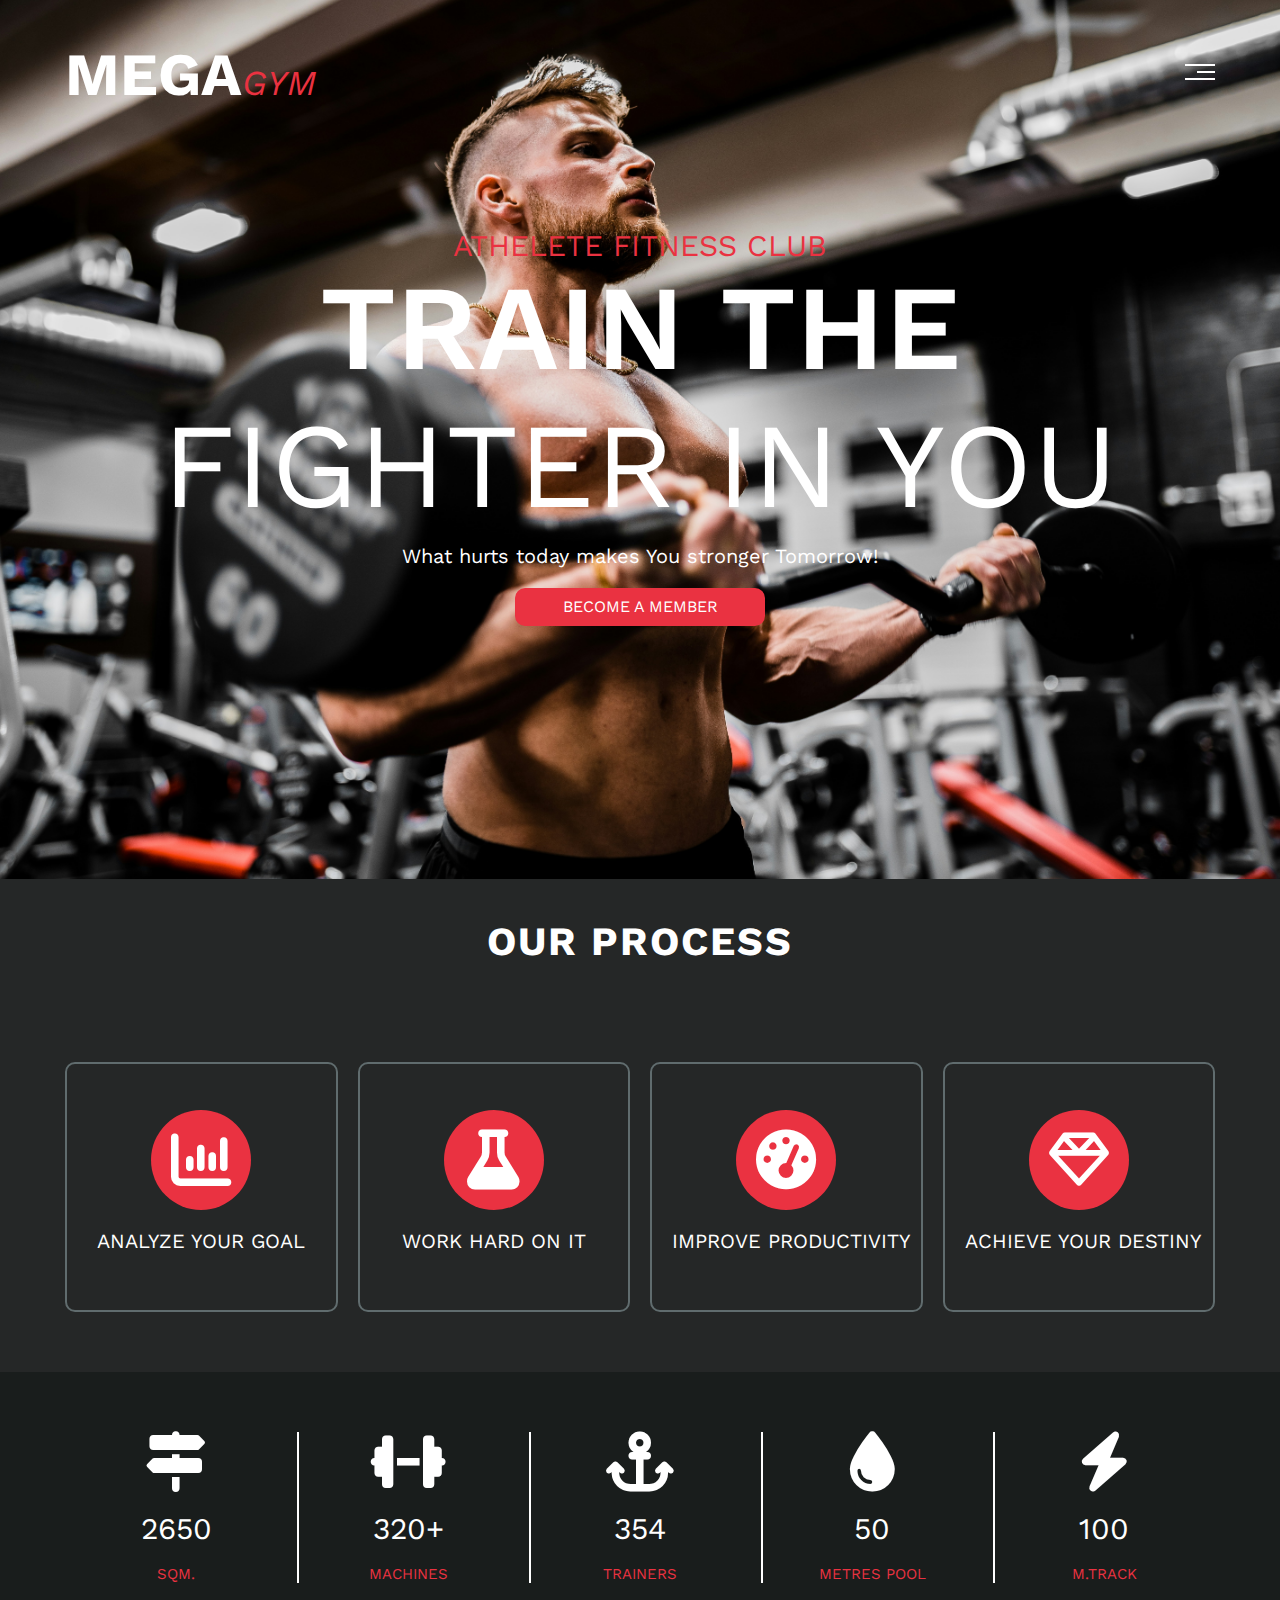
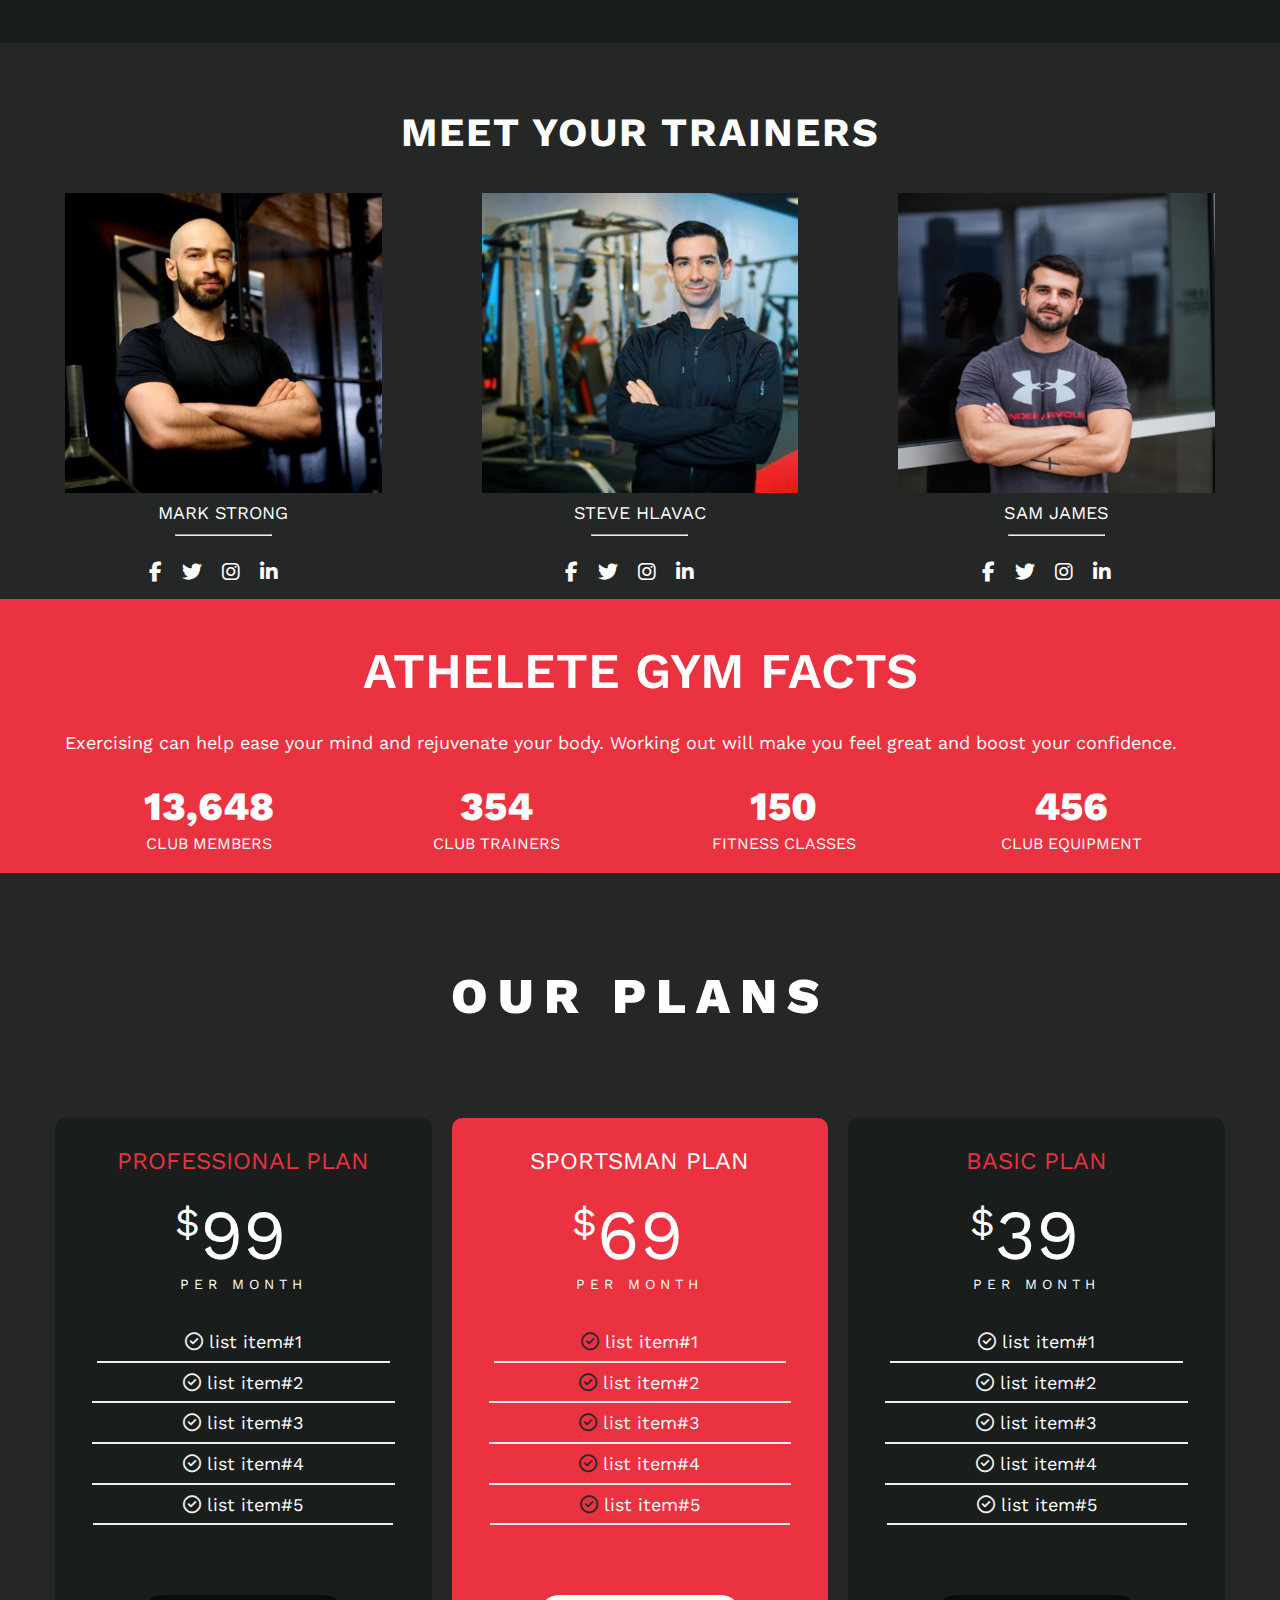
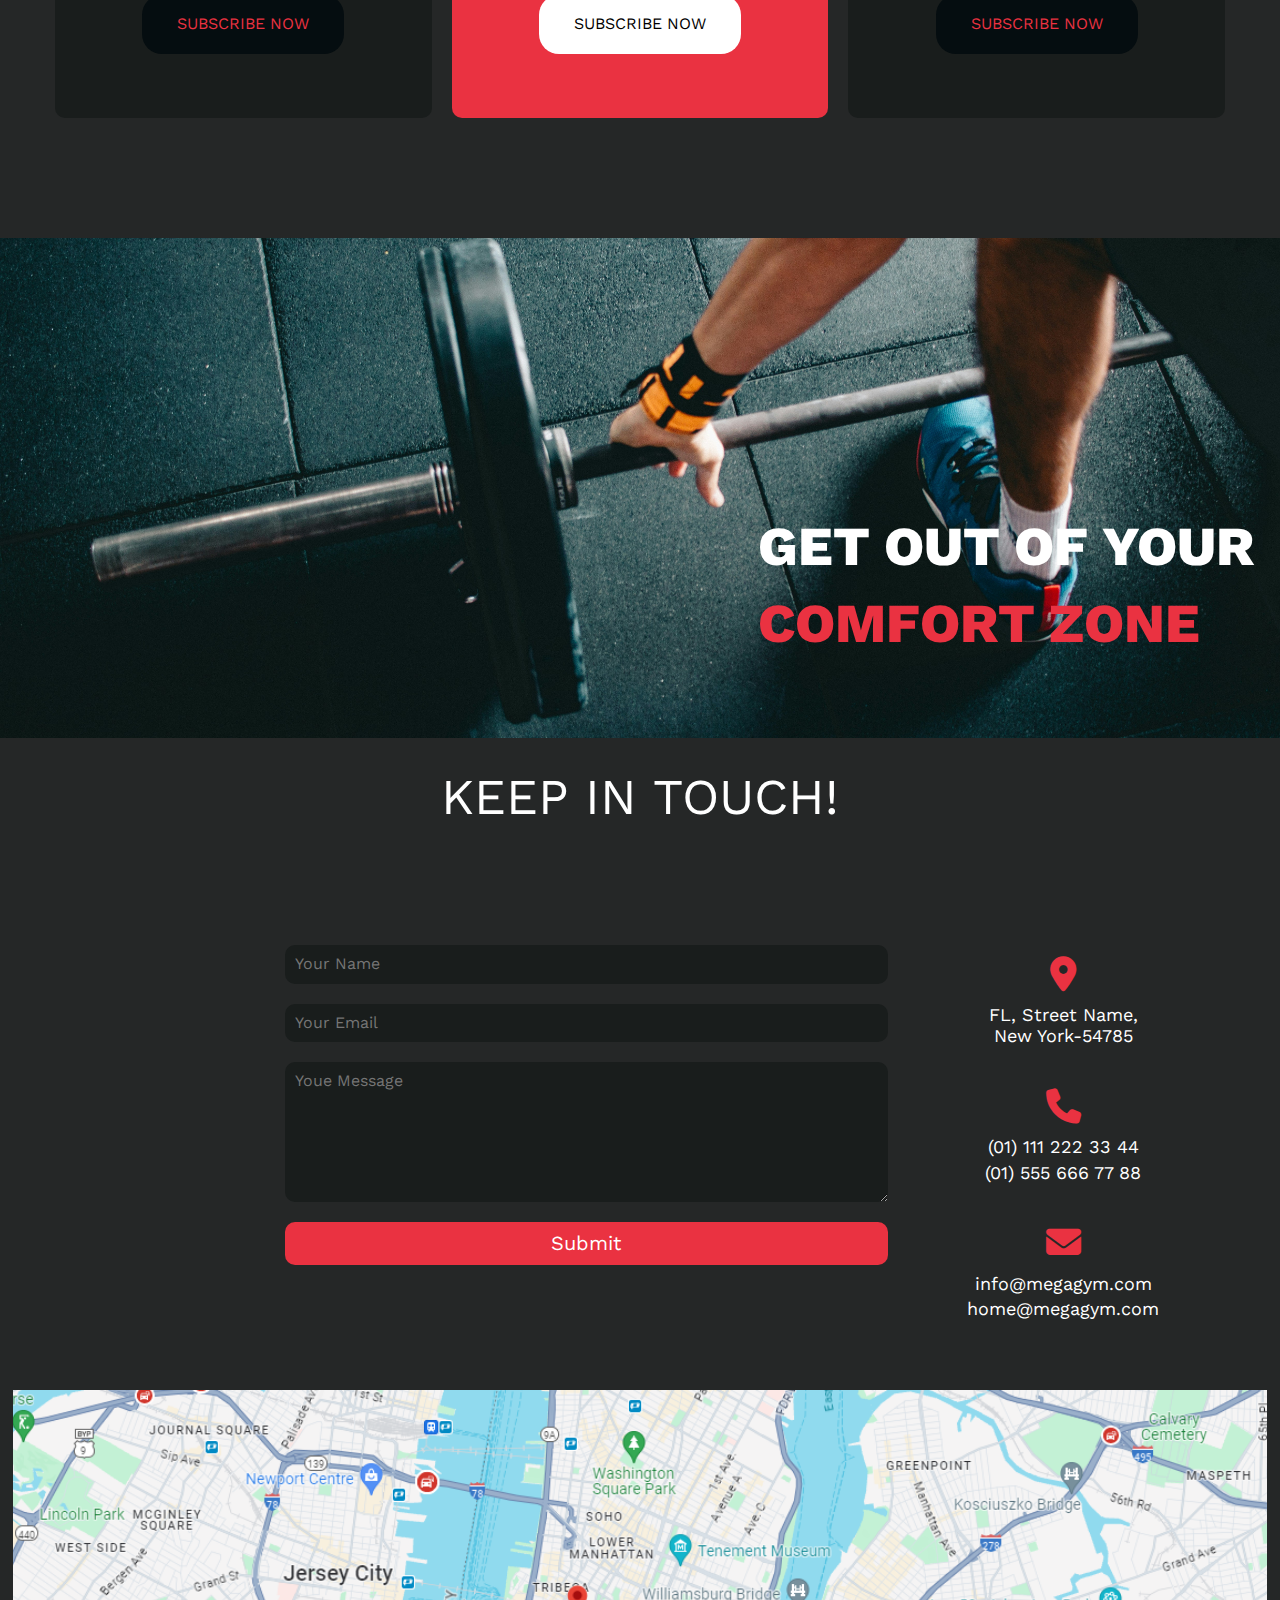
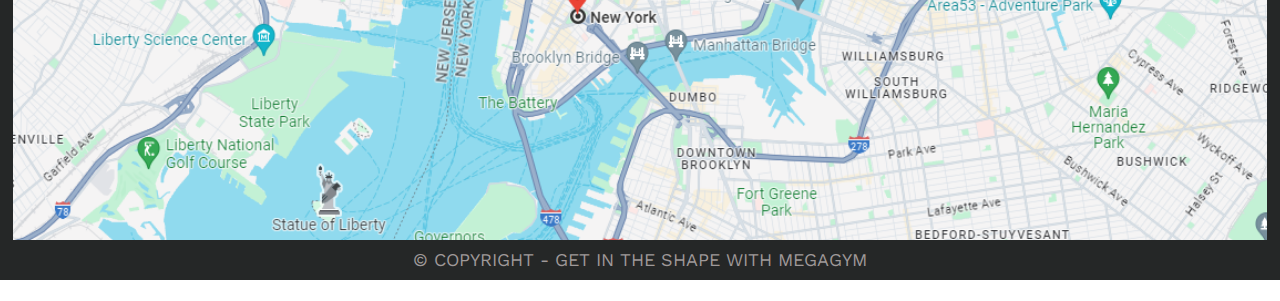
<file: index.html>
<!DOCTYPE html>
<html lang="en">
<head>
    <meta charset="UTF-8">
    <meta name="viewport" content="width=device-width, initial-scale=1.0">
    <!-- Main Template CSS File-->
    <link rel="stylesheet" href="css/style.css">
    <!-- Font Awesome Library-->
    <link rel="stylesheet" href="css/all.min.css">
    <!-- Render All Elements Normally-->
    <link rel="stylesheet" href="css/normalize.css">
    <!-- Google Fonts-->
    <link rel="preconnect" href="https://fonts.googleapis.com">
    <link rel="preconnect" href="https://fonts.gstatic.com" crossorigin>
    <link href="https://fonts.googleapis.com/css2?family=Work+Sans:ital,wght@0,100..900;1,100..900&display=swap" rel="stylesheet">
    <title>MEGA GYM</title>
</head>
<body>
    <div class="home-image">
        <header>
            <div class="container">
                <h1>MEGA<span>GYM</span></h1>
                <div class="links">
                    <span class="icon">
                        <span></span>
                        <span></span>
                        <span></span>
                    </span>
                    <ul>
                        <li><a href="#home">Home</a></li>
                        <li><a href="#process">PROCESS</a></li>
                        <li><a href="#plans">PLANS</a></li>
                        <li><a href="#contact">CONTACT US</a></li>
                    </ul>
                </div>
            </div>
        </header>
        <div id="home">
            <div class="container">
                <span class="h3">ATHELETE FITNESS CLUB</span>
                <h1>TRAIN THE <span>FIGHTER IN YOU</span></h1>
                <p>What hurts today makes You stronger Tomorrow!</p>
                <a href="Sign in/Login.html">BECOME A MEMBER</a>
            </div>
        </div>
    </div>
    <div id="process">
        <div class="top-part">
            <h1>OUR PROCESS</h1>
            <div class="container">
                <div class="col">
                    <i class="fa-solid fa-chart-column"></i>
                    <p>ANALYZE YOUR GOAL</p>
                </div>
                <div class="col">
                    <i class="fa-solid fa-flask"></i>
                    <p>WORK HARD ON IT</p>
                </div>
                <div class="col">
                    <i class="fa-solid fa-gauge-high"></i>
                    <p>IMPROVE PRODUCTIVITY</p>
                </div>
                <div class="col">
                    <i class="far fa-gem"></i>
                    <p>ACHIEVE YOUR DESTINY</p>
                </div>
            </div>
        </div>
        <div class="foot">
            <div class="container">
                <div class="col-foot">
                    <i class="fa-solid fa-signs-post"></i>
                    <span>2650</span>
                    <span>SQM.</span>
                </div>
                <div class="col-foot" id="foot-col">
                    <i class="fa-solid fa-dumbbell"></i>                        
                    <span>320+</span>
                    <span>MACHINES</span>
                </div>
                <div class="col-foot" id="foot-col">
                    <i class="fa-solid fa-anchor"></i>
                    <span>354</span>
                    <span>TRAINERS</span>
                </div>
                <div class="col-foot" id="foot-col">
                    <i class="fa-solid fa-droplet"></i>
                    <span>50</span>
                    <span>METRES POOL</span>
                </div>
                <div class="col-foot" id="foot-col">
                    <i class="fa-solid fa-bolt"></i>
                    <span>100</span>
                    <span>M.TRACK</span>
                </div>
            </div>
        </div>
        <div class="trainers">
            <h1>MEET YOUR TRAINERS</h1>
            <div class="container">
                <div class="column">
                    <div class="image">
                        <img src="images/trainer-1.jpeg" alt="TRAINER IS HERE">
                    </div>
                    <h3>MARK STRONG</h3>
                    <hr>
                    <ul>
                        <li><a href="#"><i class="fa-brands fa-facebook-f"></i></a></li>
                        <li><a href="#"><i class="fa-brands fa-twitter"></i></a></li>
                        <li><a href="#"><i class="fa-brands fa-instagram"></i></a></li>
                        <li><a href="#"><i class="fa-brands fa-linkedin-in"></i></a></li>
                    </ul>
                </div>
                <div class="column">
                    <div class="image">
                        <img src="images/trainer-2.jpg" alt="TRAINER IS HERE">
                    </div>
                    <h3>STEVE HLAVAC</h3>
                    <hr>
                    <ul>
                        <li><a href="#"><i class="fa-brands fa-facebook-f"></i></a></li>
                        <li><a href="#"><i class="fa-brands fa-twitter"></i></a></li>
                        <li><a href="#"><i class="fa-brands fa-instagram"></i></a></li>
                        <li><a href="#"><i class="fa-brands fa-linkedin-in"></i></a></li>
                    </ul>
                </div>
                <div class="column">
                    <div class="image">
                        <img src="images/trainer-3.jpg" alt="TRAINER IS HERE">
                    </div>
                    <h3>SAM JAMES</h3>
                    <hr>
                    <ul>
                        <li><a href="#"><i class="fa-brands fa-facebook-f"></i></a></li>
                        <li><a href="#"><i class="fa-brands fa-twitter"></i></a></li>
                        <li><a href="#"><i class="fa-brands fa-instagram"></i></a></li>
                        <li><a href="#"><i class="fa-brands fa-linkedin-in"></i></a></li>
                    </ul>
                </div>
            </div>
        </div>
    </div>
    <div class="facts">
        <div class="container">
            <h1>ATHELETE GYM FACTS</h1>
            <p>Exercising can help ease your mind and rejuvenate your body. Working out will make you feel great and boost your confidence.</p>
            <ul>
                <li>
                    <div class="text">
                        <span>13,648</span>
                        <span>CLUB MEMBERS</span>
                    </div>
                </li>
                <li>
                    <div class="text">
                        <span>354</span>
                        <span>CLUB TRAINERS</span>
                    </div>
                </li>
                <li>
                    <div class="text">
                        <span>150</span>
                        <span>FITNESS CLASSES</span>
                    </div>
                </li>
                <li>
                    <div class="text">
                        <span>456</span>
                        <span>CLUB EQUIPMENT</span>
                    </div>
                </li>
            </ul>
        </div>
    </div>
    <div id="plans">
        <h1>OUR PLANS</h1>
        <div class="container">
            <div class="col">
                <h2>PROFESSIONAL PLAN</h2>
                <div class="price">
                    <span>99</span>
                    <span>PER MONTH</span>
                </div>
                <ul>
                    <li><i class="fa-regular fa-circle-check"></i> list item#1</li>
                    <li><i class="fa-regular fa-circle-check"></i> list item#2</li>
                    <li><i class="fa-regular fa-circle-check"></i> list item#3</li>
                    <li><i class="fa-regular fa-circle-check"></i> list item#4</li>
                    <li><i class="fa-regular fa-circle-check"></i> list item#5</li>
                </ul>
                <a href="#">SUBSCRIBE NOW</a>
            </div>
            <div class="col">
                <h2>SPORTSMAN PLAN</h2>
                <div class="price">
                    <span>69</span>
                    <span>PER MONTH</span>
                </div>
                <ul>
                    <li><i class="fa-regular fa-circle-check"></i> list item#1</li>
                    <li><i class="fa-regular fa-circle-check"></i> list item#2</li>
                    <li><i class="fa-regular fa-circle-check"></i> list item#3</li>
                    <li><i class="fa-regular fa-circle-check"></i> list item#4</li>
                    <li><i class="fa-regular fa-circle-check"></i> list item#5</li>
                </ul>
                <a href="#">SUBSCRIBE NOW</a>
            </div>
            <div class="col">
                <h2>BASIC PLAN</h2>
                <div class="price">
                    <span>39</span>
                    <span>PER MONTH</span>
                </div>
                <ul>
                    <li><i class="fa-regular fa-circle-check"></i> list item#1</li>
                    <li><i class="fa-regular fa-circle-check"></i> list item#2</li>
                    <li><i class="fa-regular fa-circle-check"></i> list item#3</li>
                    <li><i class="fa-regular fa-circle-check"></i> list item#4</li>
                    <li><i class="fa-regular fa-circle-check"></i> list item#5</li>
                </ul>
                <a href="#">SUBSCRIBE NOW</a>
            </div>
        </div>
    </div>
    <div class="comfort-zone">
        <div class="sentence">
            <p id="comfort">GET OUT OF YOUR<span> COMFORT ZONE</span></p>
        </div>  
    </div>
    <div id="contact">
        <h2>KEEP IN TOUCH!</h2>
        <div class="container">
            <div class="big-col">
                <div class="form">
                    <input type="text" placeholder="Your Name">
                    <input type="email" placeholder="Your Email">
                    <textarea name="Message"  placeholder="Youe Message"></textarea>
                    <input type="submit" placeholder="SUBMIT">
                </div>
            </div>
            <div class="small-col">
                <div class="item">
                    <span><i class="fa-solid fa-location-dot"></i></span>
                    <p>FL, Street Name, New York-54785</p>
                </div>
                <div class="item">
                    <span><i class="fa-solid fa-phone"></i></span>
                    <p>(01) 111 222 33 44</p>
                    <p>(01) 555 666 77 88</p>
                </div>
                <div class="item">
                    <span><i class="fa-solid fa-envelope"></i></i></span>
                    <p>info@megagym.com</p>
                    <p>home@megagym.com</p>
                </div>
            </div>
        </div>
    </div>
    <div class="footer">
        <div class="map">
        </div>
        <div class="footer-text">
            <p> &copy; COPYRIGHT - GET IN THE SHAPE WITH MEGAGYM</p>
        </div>
    </div>
</body>
</html>
</file>
<file: css/style.css>
* {
    -webkit-box-sizing: border-box;
    -moz-box-sizing: border-box;
    box-sizing: border-box;
    margin: 0;
    padding: 0;
    scroll-behavior: smooth;
}

:root {
    --main-color: #252727;
    --secondary-color: #ea3241;
    --third-color: #191d1c;
}
body {
    font-family: "Work Sans", sans-serif;
}

.container {
    margin-left: auto;
    margin-right: auto;
    padding-left: 10px;
    padding-right: 10px;
}

/* Small Screens */
@media (min-width: 768px) {
    .container {
        width: 750px;
    }
}

/* Medium Screens */
@media (min-width: 992px) {
    .container {
        width: 970px;
    }
}

/* Large Screens */
@media (min-width: 1200px) {
    .container {
        width: 1170px;
    }
}
.home-image {
    background-image: url(../images/home.jpg);
    background-position: center;
    background-size: cover;
    height: 100vh;
}
header {
    margin-top: -20px;
    padding: 20px;
}
header .container {
    display: flex;
    justify-content: space-between;
    align-items: center;
}

header h1 {
    font-size: 60px;
    text-align: center;
    color: white;
    cursor: pointer;
}

header h1 span {
    color: var(--secondary-color);
    font-size: 35px;
    font-style: italic;
    font-weight: 400;
}

header .links {
    position: relative;
}

header .links .icon {
    width: 30px;
    display: flex;
    flex-wrap: wrap;
    justify-content: flex-end;
}

header .links .icon span {
    background-color: white;
    margin-bottom: 5px;
    height: 2px;
}

header .links:hover .icon span:nth-child(2) {
    width: 100%;
}
header .links .icon span:first-child {
    width: 100%;
}

header .links .icon span:nth-child(2) {
    width: 60%;
    transition: .6s;
}

header .links .icon span:last-child {
    width: 100%;
}

header .links ul {
    list-style: none;
    position: absolute;
    right: 0;
    min-width: 200px;
    display: none;
    transition: .6s;
    backdrop-filter: blur(50px);
    top: calc(100% + 20px);
}

header .links ul::before {
    content: '';
    position: absolute;
    border: 10px solid;
    border-color: transparent transparent white transparent;
    top: -20px;
    right: 5px;
}
header .links:hover ul {
    display: block;
}
header .links ul li a {
    display: block;
    padding: 15px;
    text-decoration: none;
    transition: .3s;
    color: white;
    text-align: center;
}

header .links ul li a:hover {
    padding-left: 25px;
}

header .links ul li:not(:last-child) a {
    border-bottom: 1px solid var(--secondary-color);
}.home-image {
    background-image: url(../images/home.jpg);
    background-position: center;
    background-size: cover;
    height: 100vh;
}
header {
    margin-top: -20px;
    padding: 20px;
}
header .container {
    display: flex;
    justify-content: space-between;
    align-items: center;
}

header h1 {
    font-size: 60px;
    text-align: center;
    color: white;
    cursor: pointer;
}

header h1 span {
    color: var(--secondary-color);
    font-size: 35px;
    font-style: italic;
    font-weight: 400;
}

header .links {
    position: relative;
}

header .links .icon {
    width: 30px;
    display: flex;
    flex-wrap: wrap;
    justify-content: flex-end;
}

header .links .icon span {
    background-color: white;
    margin-bottom: 5px;
    height: 2px;
}

header .links:hover .icon span:nth-child(2) {
    width: 100%;
}
header .links .icon span:first-child {
    width: 100%;
}

header .links .icon span:nth-child(2) {
    width: 60%;
    transition: .6s;
}

header .links .icon span:last-child {
    width: 100%;
}

header .links ul {
    list-style: none;
    position: absolute;
    right: 0;
    min-width: 200px;
    display: none;
    transition: .6s;
    backdrop-filter: blur(50px);
    top: calc(100% + 20px);
}

header .links ul::before {
    content: '';
    position: absolute;
    border: 10px solid;
    border-color: transparent transparent white transparent;
    top: -20px;
    right: 5px;
}
header .links:hover ul {
    display: block;
}
header .links ul li a {
    display: block;
    padding: 15px;
    text-decoration: none;
    transition: .3s;
    color: white;
    text-align: center;
}

header .links ul li a:hover {
    padding-left: 25px;
}

header .links ul li:not(:last-child) a {
    border-bottom: 1px solid var(--secondary-color);
}

#home .container{
    display: flex;
    flex-direction: column;
    align-items: center;
    justify-content: center;
}

#home .container .h3 {
    color: var(--secondary-color);
    font-size: 30px;
    margin-top: 60px;
    pointer-events: none;

}



#home .container h1 {
    color: white;
    font-weight: 600;
    font-size: 120px;
    text-align: center;
    margin-top: -5px;
    margin-bottom: 10px;
    pointer-events: none;
}

#home .container h1 span {
    font-weight: 400;
}


#home .container p {
    color: white;
    font-size: 20px;
}

#home .container a {
    background-color: var(--secondary-color);
    color: white;
    border: none;
    outline: none;
    margin-top: 20px;
    border-radius: 10px;
    padding: 10px;
    cursor: pointer;
    transition: .6s;
    width: 250px;
    text-align: center;
    text-decoration: none;
}

#home .container a:hover {
    letter-spacing: 2px;
}

#process {
    background-color: var(--main-color);
    margin-top: -28px;
}

#process h1 {
    font-size: 40px;
    text-align: center;
    padding: 40px 0 10px;
    color: white;
    letter-spacing: 2px;
}

#process .top-part .container {
    display: grid;
    grid-template-columns: repeat(auto-fill, minmax(250px,1fr));
    grid-gap: 20px;
    padding-top: 60px;
    padding-bottom: 60px;
}

#process .top-part .container .col {
    text-align: center;
    border: 2px solid #606c6e;
    border-radius: 10px;
    padding: 20px;
    height: 250px;
    -webkit-align-content: center;
    -moz-align-content: center;
    align-content: center;
}

#process .top-part .container .col i {
    text-align: center;
    color: white;
    background-color: var(--secondary-color);
    font-size: 60px;
    padding: 20px;
    width: 100px;
    height: 100px;
    border-radius: 50%;
}

#process .top-part .container .col p {
    color: white;
    text-align: center;
    margin: 20px 0 10px;
    font-size: 20px;
    text-wrap: nowrap;
}

#process .foot {
    background-color: var(--third-color);
    width: 100%;
    padding-top: 60px;
    padding-bottom: 60px;
}

#process .foot .container {
    display: grid;
    grid-template-columns: repeat(auto-fill, minmax(200px, 1fr));
    gap: 10px;
}

#process .foot .container .col-foot {
    display: flex;
    justify-content: center;
    align-items: center;
    flex-direction: column;
    position: relative;
}

#process .foot .container .col-foot:not(:first-child)::before {
    content: '';
    position: absolute;
    height: 100%;
    width: 2px;
    background-color: white;
    top: 0;
    left: 0;
}

#process .foot .container .col-foot i {
    color: white;
    font-size: 60px;
}

#process .foot .container .col-foot span:first-of-type {
    color: white;
    font-size: 30px;
    padding: 20px 0;
}

#process .foot .container .col-foot span:last-of-type {
    color: var(--secondary-color);
    font-size: 15px;
}

.trainers .container {
    display: grid;
    grid-template-columns: repeat(auto-fill, minmax(300px, 1fr));
    gap: 100px;
}

.trainers .container .column {
    display: flex;
    flex-direction: column;
    align-items: center;
    justify-content: center;
}

.trainers .container .column .image {
    height: 300px;
    width: 100%;
}

.trainers .container .column .image img {
    width: 100%;
    height: 100%;
}

.trainers .container .column h3 {
    color: white;
    padding-top: 10px;
    font-size: 18px;
    font-weight: 400;
    transition: .6s;
}

.trainers .container .column h3:hover {
    letter-spacing: 2px;
}

.trainers .container .column ul {
    padding: 15px 0;
    list-style: none;
    display: flex;
    justify-content: space-between;
    align-items: center;
}

.trainers .container .column ul li {
    margin-right: 20px;
    transition: .6s;
}

.trainers .container .column ul li a {
    color: white;
    font-size: 20px;
    font-weight: 400;
}

.trainers .container .column ul li:hover {
    transform: translateY(-5px);
}

.trainers .container .column hr {
    width: 30%;
    background-color: #8c9ca4;
    margin: 10px 0;
}

.facts {
    background-color: var(--secondary-color);
    -webkit-align-content: center;
    -moz-align-content: center;
    align-content: center;
}

.facts h1 {
    color: white;
    text-align: center;
    padding: 10px 0 0;
    font-size: 50px;
    font-weight: 600;
}

.facts p {
    color: white;
    font-weight: 400;
    font-size: 18px;
    padding-bottom: 30px;
}

.facts .container ul {
    list-style: none;
    display: grid;
    grid-template-columns: repeat(auto-fill, minmax(250px, 1fr));
}

.facts .container ul .text {
    display: flex;
    flex-direction: column;
    justify-content: center;
    align-items: center;
}

.facts .container ul .text span:first-child {
    color: white;
    font-size: 40px;
    font-weight: 800;
}
.facts .container ul .text span:last-child {
    color: white;
    padding: 5px 0 20px;
}

#plans {
    background-color: var(--main-color);
    -webkit-align-content: center;
    -moz-align-content: center;
    align-content: center;
    padding-top: 60px;
    padding-bottom: 60px;
}

#plans h1 {
    color: white;
    text-align: center;
    font-size: 50px;
    font-weight: 800;
    letter-spacing: 10px;
}

#plans .container {
    display: grid;
    grid-template-columns: repeat(auto-fill, minmax(300px, 1fr));
    padding: 60px 0;
    gap: 20px;
}

#plans .container .col {
    padding: 20px;
    border-radius: 10px;
    height: 600px;
}

#plans .container .col:nth-child(2) {
    background-color: var(--secondary-color);

}

#plans .container .col:not(:nth-child(2)) {
    background-color: #191d1c;
}
#plans .container .col h2 {
    color: var(--secondary-color);
    font-weight: 400;
    text-align: center;
    padding: 10px 0 20px;
}
#plans .container .col:nth-child(2) h2 {
    color: white;   
}

#plans .container .col .price {
    display: flex;
    flex-direction: column;
    align-items: center;
    justify-content: center;
    margin-bottom: 40px;
}

#plans .container .col .price span:first-of-type {
    color: white;
    font-size: 70px;
    position: relative;
}

#plans .container .col .price span:first-of-type::before {
    content: '$';
    position: absolute;
    left: -25px;
    font-size: 40px;
    top: 5px;
}

#plans .container .col .price span:last-of-type {
    color: white;
    letter-spacing: 5px;
    font-size: 14px;
}

#plans .container .col ul {
    list-style: none;
    display: flex;
    flex-direction: column;
    align-items: center;
    justify-content: center;
    margin-bottom: 60px;
}

#plans .container .col ul li i {
    color: var(--main-color);
}

#plans .container .col ul li {
    color: white;
    margin-bottom: 20px;
    font-size: 18px;
    position: relative;
}

#plans .container .col:not(:nth-child(2)) ul li i {
    color: #eee;
}

#plans .container .col ul li::before {
    content: '';
    position: absolute;
    width: 250%;
    height: 2px;
    background-color: #eee;
    bottom: -10px;
    left: -75%;
}

#plans .container .col a {
    display: block;
    text-decoration: none;
    background-color: #050d10;
    width: 60%;
    color: var(--secondary-color);
    padding: 20px;
    border-radius: 20px;
    text-align: center;
    margin-right: auto;
    margin-left: auto;
    transition: .6s;
}

#plans .container .col a:hover {
    letter-spacing: 2px;
}

#plans .container .col:nth-child(2) a {
    color: black;
    background-color: white;
}

.comfort-zone {
    position: relative;
    background-image: url('../images/comfort-zone.jpg');
    background-size: cover;
    background-position: center;
    align-content: center;
    height: 500px;
    display: flex;
    justify-content: flex-end;
    align-items: center;
}
.comfort-zone .sentence {
    position: absolute;
    width: 40%;
    margin-right: 10px;
    line-height: 1.4;
    position: relative;
    display: flex;
    justify-content: flex-end;
    align-items: flex-end;
}

.comfort-zone .sentence p {
    position: absolute;
    font-size: 55px;
    color: white;
    font-weight: 800;
    top: 20px;
    z-index: 2;
}

.comfort-zone .sentence p span {
    color: var(--secondary-color);
}

@media (max-width: 1200px) {
    .comfort-zone {
        justify-content: center;
        align-items: center;
    }

    #comfort {
        font-size: 45px;
        font-weight: 600;
    }
}

@media (max-width: 768px) {
    #comfort {
        font-size: 40px;
    }
}

#contact {
    background-color: var(--main-color);
    -webkit-align-content: center;
    -moz-align-content: center;
    align-content: center;
}

#contact h2 {
    color: white;
    font-size: 50px;
    font-weight: 400;
    text-align: center;
    margin: 30px 0 120px;
}

#contact .container {
    display: grid;
    grid-template-columns: 75% 20%;
    margin-left: 200px;
    width: 80%;
    height: 90%;
    margin-bottom: 50px;
}

#contact .container .big-col .form{
    display: flex;
    flex-direction: column;
    justify-content: flex-start;
    align-items: center;
    gap: 10px;
}

#contact .container .big-col .form input {
    width: 80%;
    margin-bottom: 10px;
    padding: 10px;
    border-radius: 10px;
    border: none;
    outline: none;
    background-color: var(--third-color);
    caret-color: white;
    color: white;
}

#contact .container .big-col .form input::placeholder {
    align-items: flex-start;
}

#contact .container .big-col .form input::selection,
#contact .container .big-col .form textarea::selection {
    background-color: var(--main-color);
    color: white;
}

#contact .container .big-col .form textarea {
    width: 80%;
    border-radius: 10px;
    height: 140px;
    padding: 10px;
    border: none;
    outline: none;
    background-color: var(--third-color);
    margin-bottom: 10px;
    caret-color: white;
    color: white;
}

#contact .container .big-col .form input:last-of-type {
    background-color: var(--secondary-color);
    color: white;
    cursor: pointer;
    transition: .6s;
    font-size: 20px;
    font-weight: 400;
}

#contact .container .big-col .form input:last-of-type:hover {
    letter-spacing: 2px;
}

#contact .container .small-col {
    display: flex;
    flex-direction: column;
    justify-content: center;
    align-items: center;
}

#contact .container .small-col .item {
    padding: 10px;
    display: flex;
    align-items: center;
    flex-direction: column;  
}

#contact .container .small-col .item span {
    color: var(--secondary-color);
    font-size: 35px;
    margin-bottom: 10px;
    transition: .6s;
}
#contact .container .small-col .item span:hover {
    transform: translateY(-5px);
}

#contact .container .small-col .item p {
    color: white;
    padding-left: 10px;
    padding-right: 10px;
    text-align: center;
    font-size: 18px;
}

#contact .container .small-col .item p:not(:last-child) {
    margin-bottom: 5px;
}


#contact .container .small-col .item:not(:last-child) {
    margin-bottom: 20px;
}
.footer {
    position: relative;
    background-color: var(--main-color);
    align-content: center;
    width: 100%;
    height: 500px;
}
.footer .map {
    position: absolute;
    background-image: url('../images/newyork.png');
    background-size: cover;
    background-position: center;
    top: 10px;
    width: 98%;
    margin-left: 1%;
    margin-right: 1%;
    height: 470px;
}


.footer .footer-text {
    position: absolute;
    width: 100%;
    height: 40px;
    background-color: var(--main-color);
    z-index: 2;
    bottom: 0;
}
.footer .footer-text p {
    padding: 10px;
    text-align: center;
    font-size: 18px;
    color: rgb(159, 153, 153);
}

@media screen and (max-width: 656px) {
    #foot-col:nth-child(3)::before,
    #foot-col:last-child::before {
        display: none;
    }
}

@media screen and (min-width: 657px) and (max-width: 991px){
    #foot-col:nth-child(4)::before {
        display: none;
    }
}
@media screen and (min-width: 992px) and (max-width: 1199px) {
    #foot-col:last-child::before {
        display: none;
    }
}
</file>
